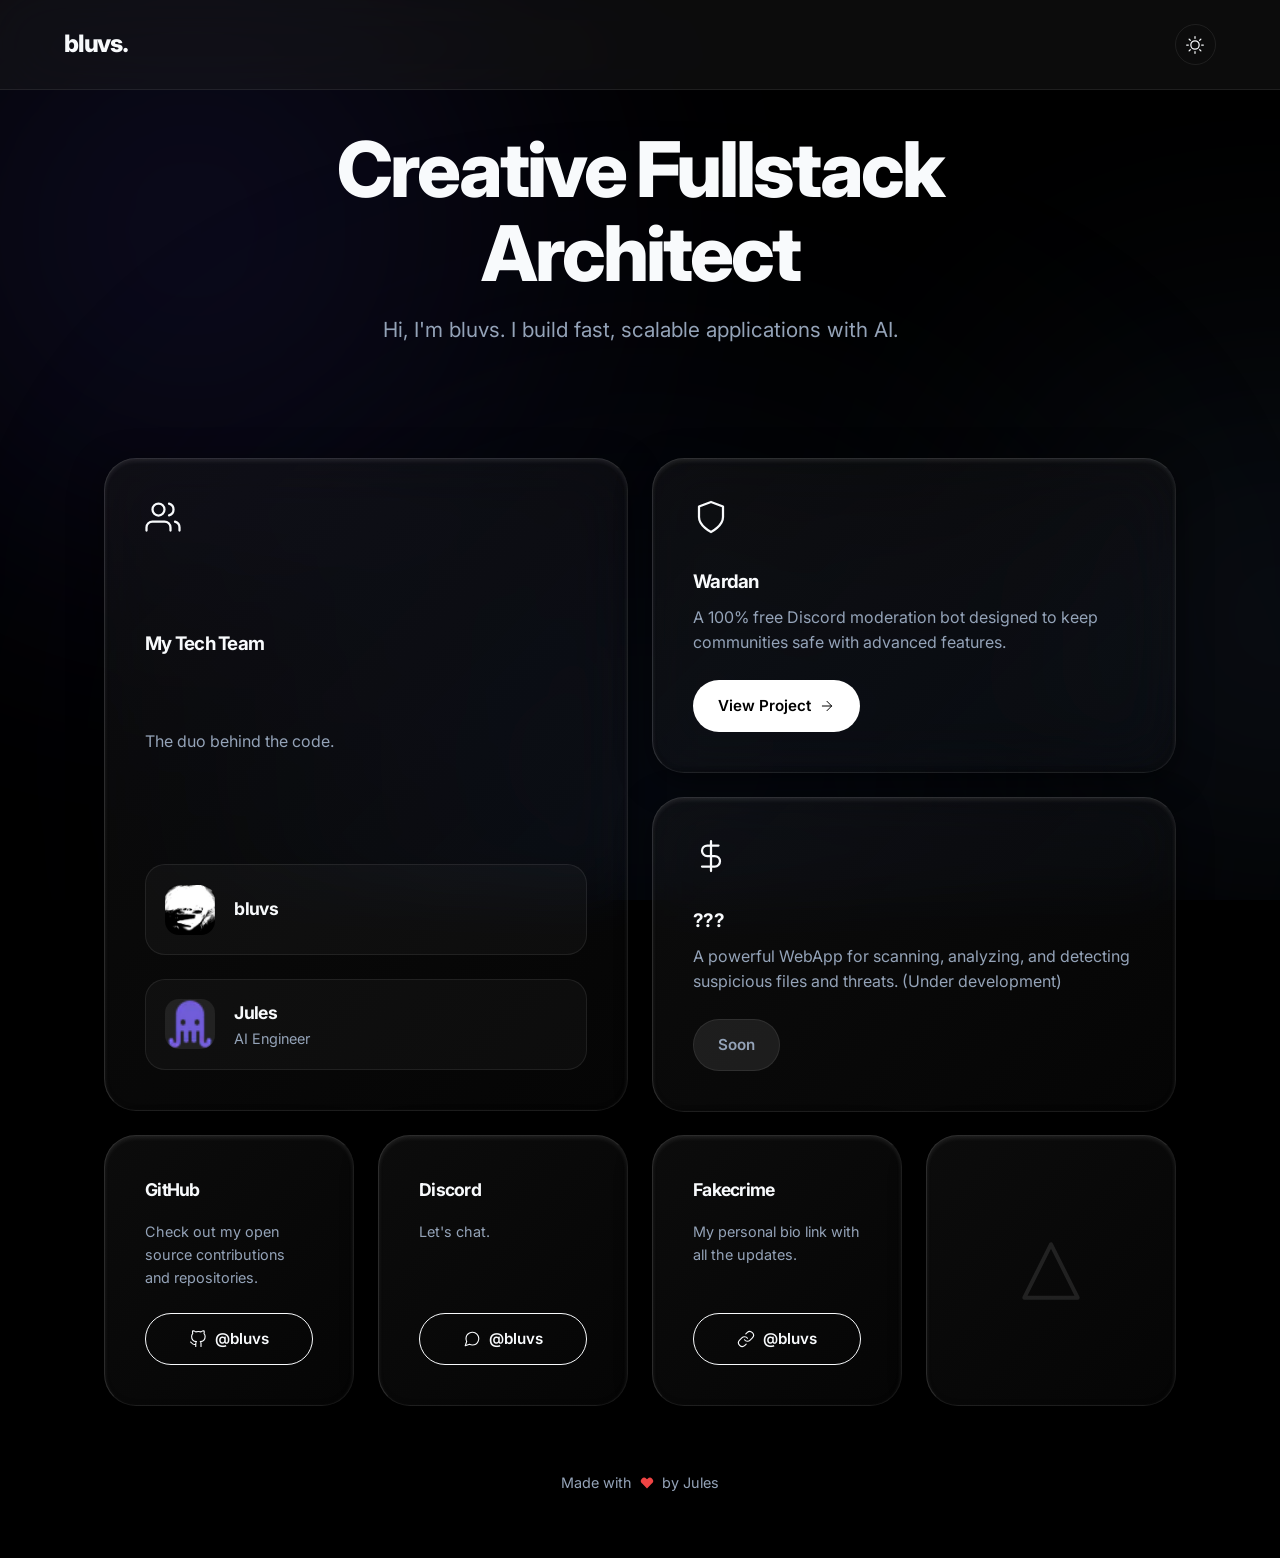
<file: index.html>
<!DOCTYPE html>
<html lang="en">
<head>
    <meta charset="UTF-8">
    <meta name="viewport" content="width=device-width, initial-scale=1.0">
    <title>bluvs</title>
    <link rel="preconnect" href="https://fonts.googleapis.com">
    <link rel="preconnect" href="https://fonts.gstatic.com" crossorigin>
    <link href="https://fonts.googleapis.com/css2?family=Inter:wght@300;400;500;600;700;800&display=swap" rel="stylesheet">
    <style>
        :root {
            /* Theme 1 (Default): Apple Dark - Midnight Space */
            --bg-base: #000000;
            --blob-1: #1e1b4b;
            --blob-2: #1e293b;
            --blob-3: #0f172a;
            --text-color: #f8fafc;
            --text-muted: #94a3b8;
            --glass-bg: rgba(30, 30, 30, 0.4);
            --glass-border: rgba(255, 255, 255, 0.08);
            --glass-shadow: rgba(0, 0, 0, 0.5);
            --glass-hover: rgba(50, 50, 50, 0.5);
            --accent: #ffffff;
            --accent-text: #000000;
        }

        [data-theme="theme-2"] {
            /* Theme 2: Apple Dark - Graphite */
            --bg-base: #0a0a0a;
            --blob-1: #27272a;
            --blob-2: #18181b;
            --blob-3: #000000;
            --text-color: #fafafa;
            --text-muted: #a1a1aa;
            --glass-bg: rgba(25, 25, 25, 0.5);
            --glass-border: rgba(255, 255, 255, 0.05);
            --glass-shadow: rgba(0, 0, 0, 0.6);
            --glass-hover: rgba(40, 40, 40, 0.6);
            --accent: #d4d4d8;
            --accent-text: #000000;
        }

        [data-theme="theme-3"] {
            /* Theme 3: Apple Light - Pink & Purple Streaks */
            --bg-base: #fdfdfd;
            --blob-1: #ff7eb3; /* Vibrant Pink */
            --blob-2: #ff758c; /* Warm Pink */
            --blob-3: #c282ff; /* Soft Purple */
            --text-color: #1d1d1f;
            --text-muted: #86868b;
            --glass-bg: rgba(255, 255, 255, 0.65);
            --glass-border: rgba(255, 255, 255, 0.9);
            --glass-shadow: rgba(0, 0, 0, 0.05);
            --glass-hover: rgba(255, 255, 255, 0.85);
            --accent: #d946ef;
            --accent-text: #ffffff;
        }

        [data-theme="theme-4"] {
            /* Theme 4: Apple Light - Yellow & Orange Streaks */
            --bg-base: #fdfdfd;
            --blob-1: #fde047; /* Bright Yellow */
            --blob-2: #fbbf24; /* Amber */
            --blob-3: #fb923c; /* Orange */
            --text-color: #1d1d1f;
            --text-muted: #86868b;
            --glass-bg: rgba(255, 255, 255, 0.65);
            --glass-border: rgba(255, 255, 255, 0.9);
            --glass-shadow: rgba(0, 0, 0, 0.06);
            --glass-hover: rgba(255, 255, 255, 0.85);
            --accent: #ea580c;
            --accent-text: #ffffff;
        }

        /* Base Resets */
        * { box-sizing: border-box; margin: 0; padding: 0; }
        body {
            background-color: var(--bg-base);
            color: var(--text-color);
            font-family: 'Inter', sans-serif;
            line-height: 1.6;
            overflow-x: hidden;
            -webkit-font-smoothing: antialiased;
            position: relative;
            transition: background-color 0.5s ease, color 0.5s ease;
        }

        /* Ambient Background (Subtle Apple-style) */
        .background {
            position: fixed;
            top: 0; left: 0; width: 100vw; height: 100vh;
            z-index: -1;
            overflow: hidden;
            background: var(--bg-base);
            transition: background 0.5s ease;
        }
        .blob {
            position: absolute;
            filter: blur(140px);
            opacity: 0.4; /* Very subtle */
            animation: float 25s infinite alternate;
            border-radius: 50%;
            transition: background 1s ease;
        }
        .blob-1 {
            top: -10%; left: -10%;
            width: 50vw; height: 50vw;
            background: var(--blob-1);
            animation-delay: 0s;
        }
        .blob-2 {
            top: 40%; right: -20%;
            width: 40vw; height: 40vw;
            background: var(--blob-2);
            animation-delay: -5s;
        }
        .blob-3 {
            bottom: -20%; left: 20%;
            width: 60vw; height: 50vw;
            background: var(--blob-3);
            animation-delay: -10s;
        }

        @keyframes float {
            0% { transform: translate(0, 0) scale(1); }
            33% { transform: translate(20px, -30px) scale(1.05); }
            66% { transform: translate(-15px, 15px) scale(0.95); }
            100% { transform: translate(0, 0) scale(1); }
        }

        /* Typography */
        h1, h2, h3, h4 {
            font-weight: 700;
            letter-spacing: -0.04em;
            margin-bottom: 0.5rem;
        }
        p { color: var(--text-muted); font-weight: 400; }

        svg {
            stroke: currentColor; fill: none;
            stroke-width: 1.5; stroke-linecap: round; stroke-linejoin: round;
        }

        /* Nav */
        nav {
            position: fixed; top: 0; width: 100%;
            display: flex; justify-content: space-between; align-items: center;
            padding: 1.5rem 5%; z-index: 1000;
            background: var(--glass-bg);
            backdrop-filter: blur(30px);
            -webkit-backdrop-filter: blur(30px);
            border-bottom: 1px solid var(--glass-border);
            transition: background 0.5s ease, border-color 0.5s ease;
        }
        .logo { font-size: 1.5rem; font-weight: 800; color: var(--text-color); text-decoration: none; letter-spacing: -0.05em; }

        .theme-btn {
            background: transparent;
            border: 1px solid var(--glass-border);
            color: var(--text-color);
            padding: 0.6rem; border-radius: 50%; cursor: pointer;
            transition: all 0.3s ease; display: flex; align-items: center; justify-content: center;
        }
        .theme-btn:hover { background: var(--glass-hover); transform: scale(1.05); }
        .theme-btn svg { width: 20px; height: 20px; }

        /* Layout */
        .container {
            max-width: 1200px; margin: 0 auto; padding: 8rem 5% 4rem;
        }

        /* Liquid Glass Card Base */
        .glass-card {
            background: linear-gradient(135deg, var(--glass-bg), rgba(255,255,255,0.02));
            backdrop-filter: blur(30px) saturate(120%);
            -webkit-backdrop-filter: blur(30px) saturate(120%);
            border: 1px solid var(--glass-border);
            border-top: 1px solid rgba(255, 255, 255, 0.15);
            border-left: 1px solid rgba(255, 255, 255, 0.15);
            border-radius: 32px;
            padding: 2.5rem;
            box-shadow:
                0 8px 32px var(--glass-shadow),
                inset 0 2px 4px rgba(255, 255, 255, 0.1),
                inset 0 -2px 4px rgba(0, 0, 0, 0.2);
            transition: transform 0.4s cubic-bezier(0.175, 0.885, 0.32, 1.275),
                        background 0.3s ease, box-shadow 0.3s ease, border-color 0.3s ease;
            position: relative;
            overflow: hidden;
        }
        .glass-card::before {
            content: '';
            position: absolute;
            top: 0; left: 0; right: 0; bottom: 0;
            border-radius: 32px;
            background: linear-gradient(180deg, rgba(255,255,255,0.1) 0%, rgba(255,255,255,0) 100%);
            opacity: 0;
            transition: opacity 0.4s ease;
            pointer-events: none;
        }
        .glass-card:hover {
            transform: translateY(-5px) scale(1.01);
            background: linear-gradient(135deg, var(--glass-hover), rgba(255,255,255,0.05));
            box-shadow:
                0 20px 50px var(--glass-shadow),
                inset 0 2px 6px rgba(255, 255, 255, 0.2),
                inset 0 -2px 6px rgba(0, 0, 0, 0.3);
        }
        .glass-card:hover::before {
            opacity: 1;
        }

        /* Hero */
        .hero {
            display: flex; flex-direction: column; align-items: center; text-align: center;
            margin-bottom: 5rem;
        }
        .hero-title { font-size: clamp(3rem, 6vw, 5.5rem); font-weight: 800; line-height: 1.1; margin-bottom: 1rem; }
        .hero-subtitle { font-size: clamp(1.1rem, 2vw, 1.3rem); max-width: 650px; margin: 0 auto 2rem; color: var(--text-muted); }

        /* Bento Grid */
        .bento-grid {
            display: grid;
            grid-template-columns: repeat(4, 1fr);
            gap: 1.5rem;
            auto-rows: minmax(200px, auto);
        }

        .bento-item { display: flex; flex-direction: column; justify-content: space-between; }
        .bento-item.span-2 { grid-column: span 2; }
        .bento-item.span-3 { grid-column: span 3; }
        .bento-item.span-4 { grid-column: span 4; }
        .bento-item.row-2 { grid-row: span 2; }

        @media (max-width: 900px) {
            .bento-grid { grid-template-columns: repeat(2, 1fr); }
            .bento-item.span-3 { grid-column: span 2; }
        }
        @media (max-width: 600px) {
            .bento-grid { grid-template-columns: 1fr; }
            .bento-item.span-2, .bento-item.span-3 { grid-column: span 1; }
        }

        /* Project Links & Buttons */
        .btn {
            display: inline-flex; align-items: center; gap: 0.5rem;
            background: var(--accent); color: var(--accent-text);
            padding: 0.8rem 1.5rem; border-radius: 99px;
            text-decoration: none; font-weight: 600; font-size: 0.95rem;
            transition: all 0.3s ease; border: 1px solid transparent;
            margin-top: auto; align-self: flex-start;
        }
        .btn:hover {
            transform: translateY(-2px);
            box-shadow: 0 10px 20px rgba(0, 0, 0, 0.2);
            opacity: 0.9;
        }

        .btn-outline {
            background: transparent; color: var(--text-color);
            border: 1px solid var(--text-color);
        }
        .btn-outline:hover {
            background: var(--text-color); color: var(--bg-base);
        }

        .btn-disabled {
            background: var(--glass-hover); color: var(--text-muted);
            pointer-events: none; border: 1px solid var(--glass-border);
        }

        .icon-wrapper { margin-bottom: 1.5rem; }
        .icon-wrapper svg { width: 36px; height: 36px; color: var(--text-color); }

        /* Team Profiles */
        .team-list {
            display: flex;
            flex-direction: column;
            gap: 1.5rem;
            margin-top: 1rem;
        }
        .team-profile {
            display: flex;
            align-items: center;
            gap: 1.2rem;
            background: rgba(255, 255, 255, 0.03);
            border: 1px solid var(--glass-border);
            padding: 1.2rem;
            border-radius: 20px;
            transition: all 0.3s ease;
        }
        .team-profile:hover {
            background: var(--glass-hover);
            transform: scale(1.02);
        }
        .profile-pic {
            width: 50px;
            height: 50px;
            border-radius: 14px;
            background: var(--glass-border);
            display: flex;
            align-items: center;
            justify-content: center;
            overflow: hidden;
        }
        .profile-pic img {
            width: 100%;
            height: 100%;
            object-fit: cover;
        }
        .profile-pic svg {
            width: 24px;
            height: 24px;
            color: var(--text-color);
        }
        .profile-info h4 {
            margin: 0;
            font-size: 1.1rem;
        }
        .profile-info p {
            margin: 0;
            font-size: 0.9rem;
            color: var(--text-muted);
        }

        /* 3D Unfold Animations */
        .reveal-3d {
            opacity: 0;
            transform: perspective(1200px) rotateX(-20deg) translateY(60px) scale(0.95);
            transform-origin: top center;
            transition: opacity 0.8s cubic-bezier(0.2, 0.8, 0.2, 1),
                        transform 0.8s cubic-bezier(0.2, 0.8, 0.2, 1);
        }
        .reveal-3d.active {
            opacity: 1;
            transform: perspective(1200px) rotateX(0deg) translateY(0) scale(1);
        }

        .footer {
            margin-top: 4rem;
            text-align: center;
            color: var(--text-muted);
            font-size: 0.9rem;
            display: flex;
            align-items: center;
            justify-content: center;
            gap: 0.5rem;
        }
        .footer svg { width: 14px; height: 14px; color: #ef4444; fill: #ef4444; stroke: none; }

    </style>
</head>
<body>

    <div class="background">
        <div class="blob blob-1"></div>
        <div class="blob blob-2"></div>
        <div class="blob blob-3"></div>
    </div>

    <nav>
        <a href="#" class="logo">bluvs.</a>
        <button class="theme-btn" id="themeToggle" aria-label="Toggle Theme">
            <svg viewBox="0 0 24 24"><path d="M12 2v2M12 20v2M4.93 4.93l1.41 1.41M17.66 17.66l1.41 1.41M2 12h2M20 12h2M6.34 17.66l-1.41 1.41M19.07 4.93l-1.41 1.41M12 7a5 5 0 1 0 0 10 5 5 0 0 0 0-10z"/></svg>
        </button>
    </nav>

    <div class="container">
        <!-- Hero Section -->
        <div class="hero reveal-3d">
            <h1 class="hero-title">Creative Fullstack<br>Architect</h1>
            <p class="hero-subtitle">Hi, I'm bluvs. I build fast, scalable applications with AI.</p>
        </div>

        <!-- Bento Grid Layout -->
        <div class="bento-grid">

            <!-- Tech Team (Large Card) -->
            <div class="glass-card bento-item span-2 row-2 reveal-3d" style="transition-delay: 0.1s;">
                <div class="icon-wrapper">
                    <svg viewBox="0 0 24 24"><path d="M17 21v-2a4 4 0 0 0-4-4H5a4 4 0 0 0-4 4v2"/><circle cx="9" cy="7" r="4"/><path d="M23 21v-2a4 4 0 0 0-3-3.87"/><path d="M16 3.13a4 4 0 0 1 0 7.75"/></svg>
                </div>
                <h3 style="margin-bottom: 0.5rem;">My Tech Team</h3>
                <p style="margin-bottom: 2rem;">The duo behind the code.</p>

                <div class="team-list">
                    <div class="team-profile">
                        <div class="profile-pic">
                            <img src="bluvs.png" alt="bluvs">
                        </div>
                        <div class="profile-info">
                            <h4>bluvs</h4>
                            <p></p>
                        </div>
                    </div>

                    <div class="team-profile">
                        <div class="profile-pic">
                            <img src="jules.png" alt="Jules">
                        </div>
                        <div class="profile-info">
                            <h4>Jules</h4>
                            <p>AI Engineer</p>
                        </div>
                    </div>
                </div>
            </div>

            <!-- Project 1 -->
            <div class="glass-card bento-item span-2 reveal-3d" style="transition-delay: 0.2s;">
                <div class="icon-wrapper">
                    <svg viewBox="0 0 24 24"><path d="M12 22s8-4 8-10V5l-8-3-8 3v7c0 6 8 10 8 10z"/></svg>
                </div>
                <h3 style="margin-bottom: 0.5rem;">Wardan</h3>
                <p style="margin-bottom: 1.5rem;">A 100% free Discord moderation bot designed to keep communities safe with advanced features.</p>
                <a href="https://wardan.is-a.bot" target="_blank" class="btn">
                    View Project
                    <svg viewBox="0 0 24 24" style="width: 16px; height: 16px;"><path d="M5 12h14M12 5l7 7-7 7"/></svg>
                </a>
            </div>

            <!-- Project 2 -->
            <div class="glass-card bento-item span-2 reveal-3d" style="transition-delay: 0.3s;">
                <div class="icon-wrapper">
                    <svg viewBox="0 0 24 24"><path d="M12 2v20M17 5H9.5a3.5 3.5 0 0 0 0 7h5a3.5 3.5 0 0 1 0 7H6"/></svg>
                </div>
                <h3 style="margin-bottom: 0.5rem;">???</h3>
                <p style="margin-bottom: 1.5rem;">A powerful WebApp for scanning, analyzing, and detecting suspicious files and threats. (Under development)</p>
                <a href="#" class="btn btn-disabled">
                    Soon
                </a>
            </div>

            <!-- Contact Section (Bento items) -->
            <div class="glass-card bento-item reveal-3d" style="transition-delay: 0.1s;">
                <h3 style="font-size: 1.1rem; margin-bottom: 1rem;">GitHub</h3>
                <p style="font-size: 0.9rem; margin-bottom: 1.5rem;">Check out my open source contributions and repositories.</p>
                <a href="https://github.com/bluvs" target="_blank" class="btn btn-outline" style="width: 100%; justify-content: center;">
                    <svg viewBox="0 0 24 24" style="width: 18px; height: 18px;"><path d="M9 19c-5 1.5-5-2.5-7-3m14 6v-3.87a3.37 3.37 0 0 0-.94-2.61c3.14-.35 6.44-1.54 6.44-7A5.44 5.44 0 0 0 20 4.77 5.07 5.07 0 0 0 19.91 1S18.73.65 16 2.48a13.38 13.38 0 0 0-7 0C6.27.65 5.09 1 5.09 1A5.07 5.07 0 0 0 5 4.77a5.44 5.44 0 0 0-1.5 3.78c0 5.42 3.3 6.61 6.44 7A3.37 3.37 0 0 0 9 18.13V22"/></svg>
                    @bluvs
                </a>
            </div>

            <div class="glass-card bento-item reveal-3d" style="transition-delay: 0.2s;">
                <h3 style="font-size: 1.1rem; margin-bottom: 1rem;">Discord</h3>
                <p style="font-size: 0.9rem; margin-bottom: 1.5rem;">Let's chat.</p>
                <a href="http://discord.com/users/265928295793688596" target="_blank" class="btn btn-outline" style="width: 100%; justify-content: center;">
                    <svg viewBox="0 0 24 24" style="width: 18px; height: 18px;"><path d="M21 11.5a8.38 8.38 0 0 1-.9 3.8 8.5 8.5 0 0 1-7.6 4.7 8.38 8.38 0 0 1-3.8-.9L3 21l1.9-5.7a8.38 8.38 0 0 1-.9-3.8 8.5 8.5 0 0 1 4.7-7.6 8.38 8.38 0 0 1 3.8-.9h.5a8.48 8.48 0 0 1 8 8v.5z"/></svg>
                    @bluvs
                </a>
            </div>

            <div class="glass-card bento-item reveal-3d" style="transition-delay: 0.3s;">
                <h3 style="font-size: 1.1rem; margin-bottom: 1rem;">Fakecrime</h3>
                <p style="font-size: 0.9rem; margin-bottom: 1.5rem;">My personal bio link with all the updates.</p>
                <a href="https://fakecrime.bio/bluvs" target="_blank" class="btn btn-outline" style="width: 100%; justify-content: center;">
                    <svg viewBox="0 0 24 24" style="width: 18px; height: 18px;"><path d="M10 13a5 5 0 0 0 7.54.54l3-3a5 5 0 0 0-7.07-7.07l-1.72 1.71"/><path d="M14 11a5 5 0 0 0-7.54-.54l-3 3a5 5 0 0 0 7.07 7.07l1.71-1.71"/></svg>
                    @bluvs
                </a>
            </div>

            <div class="glass-card bento-item span-1 reveal-3d" style="transition-delay: 0.4s; align-items: center; justify-content: center; min-height: 200px;">
                <svg viewBox="0 0 24 24" style="width: 64px; height: 64px; opacity: 0.1;"><polygon points="12 2 2 22 22 22 12 2"/></svg>
            </div>

        </div>

        <div class="footer reveal-3d" style="transition-delay: 0.5s;">
            Made with <svg viewBox="0 0 24 24"><path d="M20.84 4.61a5.5 5.5 0 0 0-7.78 0L12 5.67l-1.06-1.06a5.5 5.5 0 0 0-7.78 7.78l1.06 1.06L12 21.23l7.78-7.78 1.06-1.06a5.5 5.5 0 0 0 0-7.78z"/></svg> by Jules
        </div>
    </div>

    <script>
        // Theme Toggler
        const themes = ['theme-1', 'theme-2', 'theme-3', 'theme-4'];
        let currentThemeIndex = 0;
        const themeBtn = document.getElementById('themeToggle');
        const root = document.documentElement;

        const savedTheme = localStorage.getItem('bluvs-theme');
        if (savedTheme) {
            currentThemeIndex = themes.indexOf(savedTheme);
            if (currentThemeIndex !== -1 && savedTheme !== 'theme-1') {
                root.setAttribute('data-theme', savedTheme);
            } else if (currentThemeIndex === -1) {
                currentThemeIndex = 0;
            }
        }

        themeBtn.addEventListener('click', () => {
            currentThemeIndex = (currentThemeIndex + 1) % themes.length;
            const newTheme = themes[currentThemeIndex];

            if (newTheme === 'theme-1') {
                root.removeAttribute('data-theme');
            } else {
                root.setAttribute('data-theme', newTheme);
            }
            localStorage.setItem('bluvs-theme', newTheme);
        });

        // 3D Unfold Scroll Animations
        const observerOptions = {
            root: null,
            rootMargin: '0px',
            threshold: 0.1
        };

        const observer = new IntersectionObserver((entries, observer) => {
            entries.forEach(entry => {
                if (entry.isIntersecting) {
                    entry.target.classList.add('active');
                    // Stop observing once animated
                    observer.unobserve(entry.target);
                }
            });
        }, observerOptions);

        document.querySelectorAll('.reveal-3d').forEach(el => {
            observer.observe(el);
        });

        // Initial trigger for elements already in viewport
        setTimeout(() => {
            document.querySelectorAll('.reveal-3d').forEach(el => {
                const rect = el.getBoundingClientRect();
                if (rect.top < window.innerHeight) {
                    el.classList.add('active');
                }
            });
        }, 100);
    </script>
</body>
</html>
</file>
